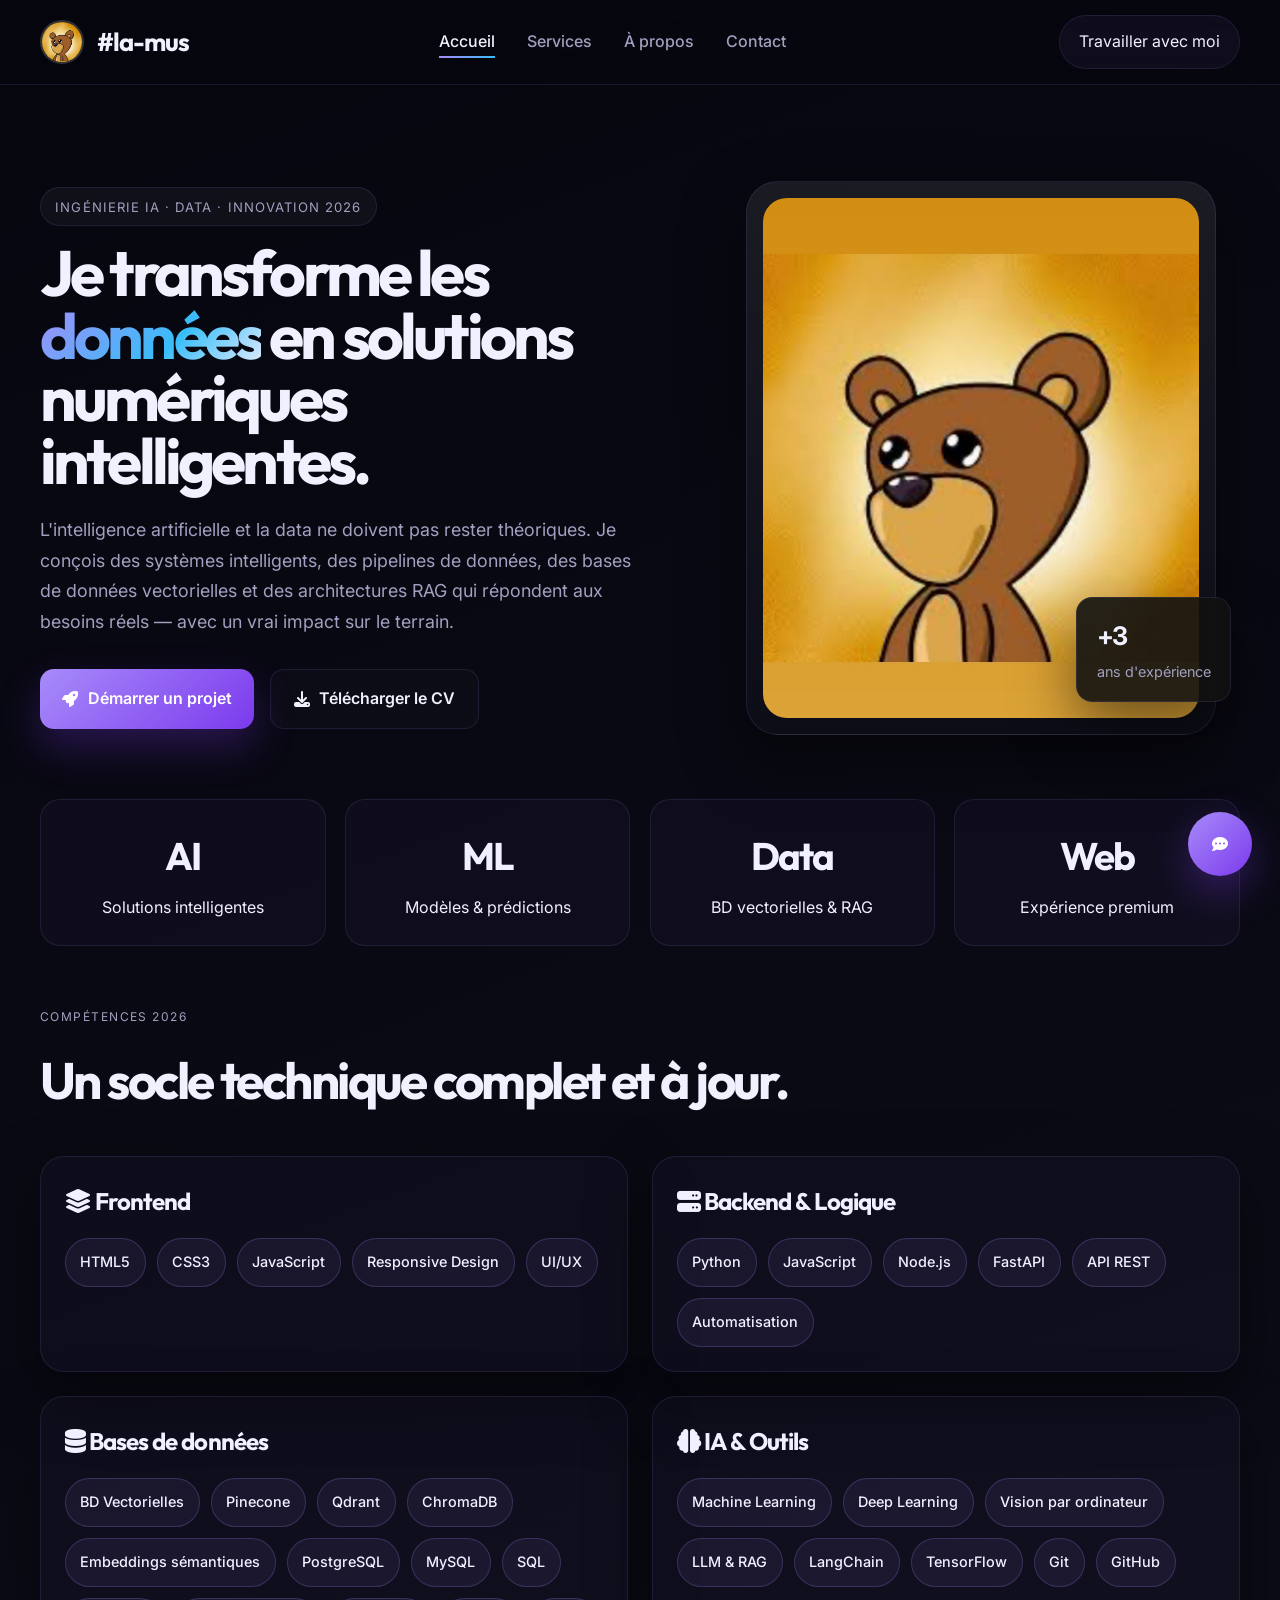
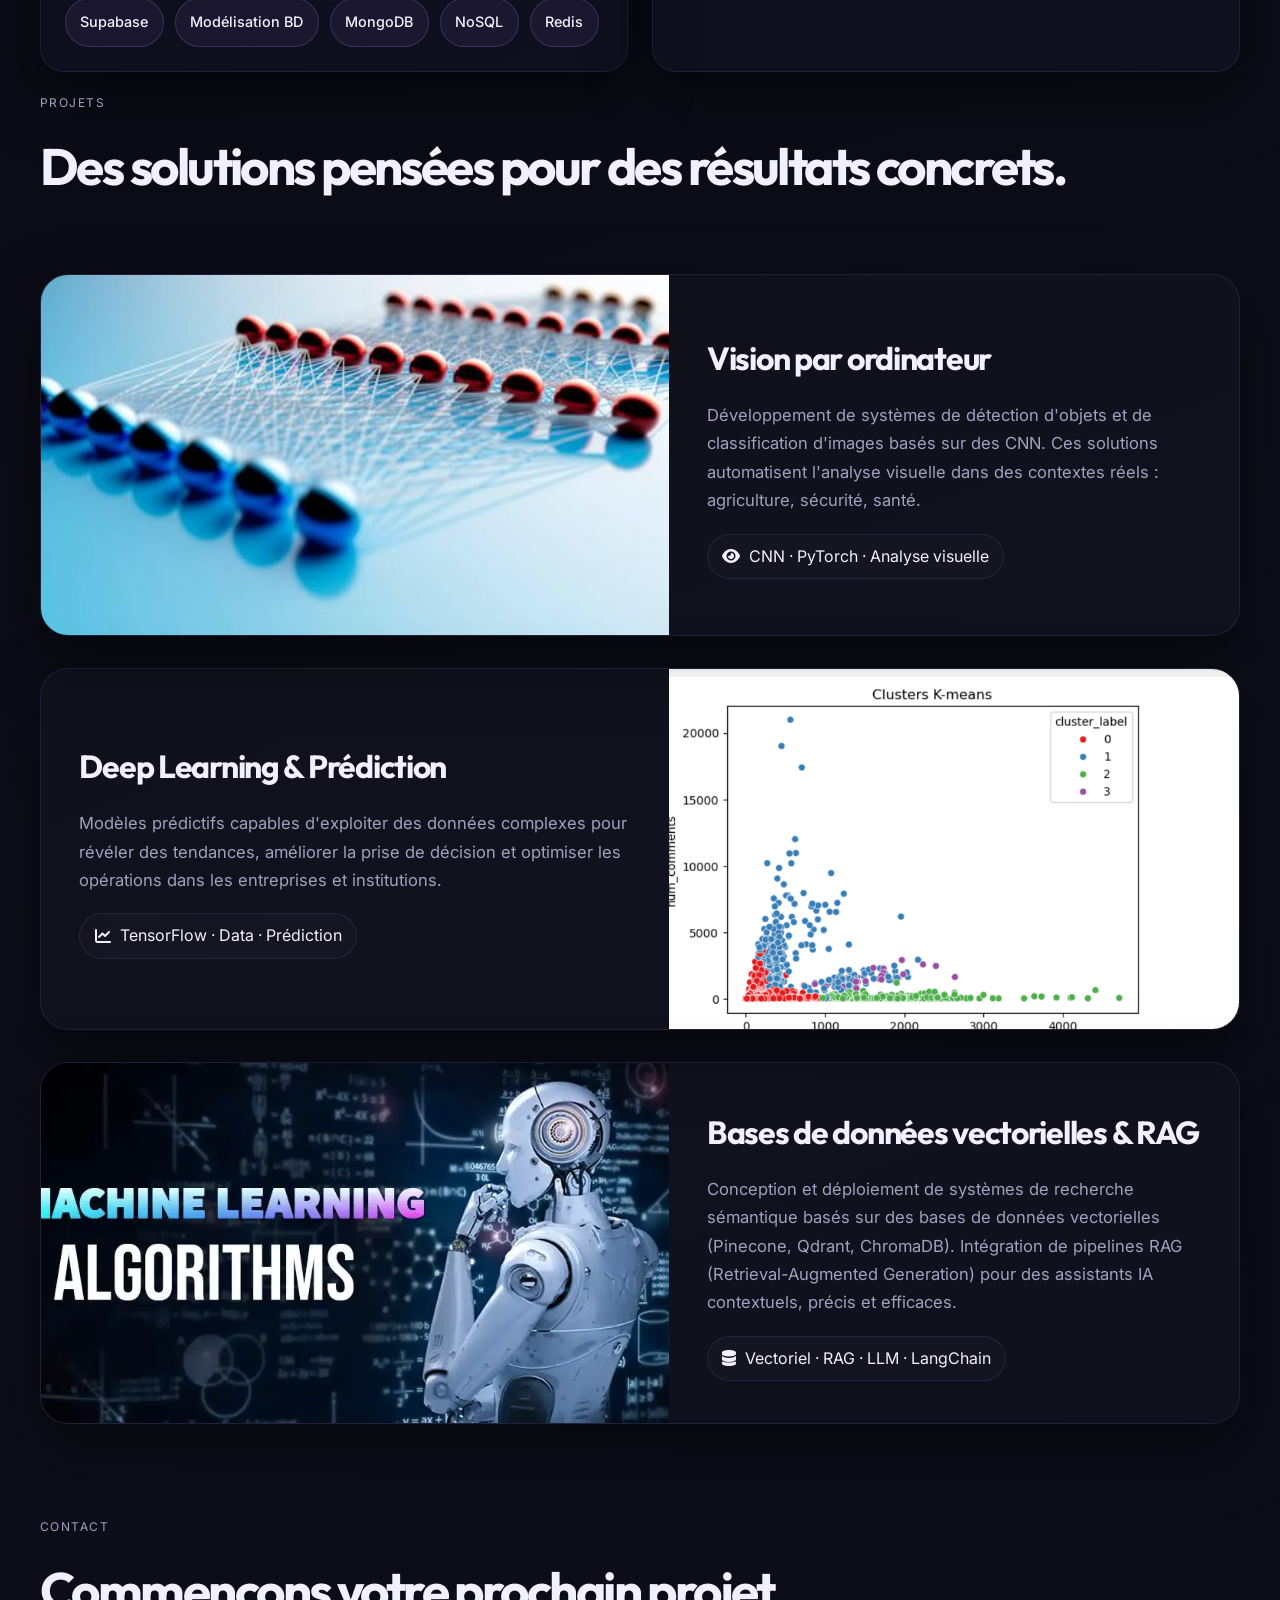
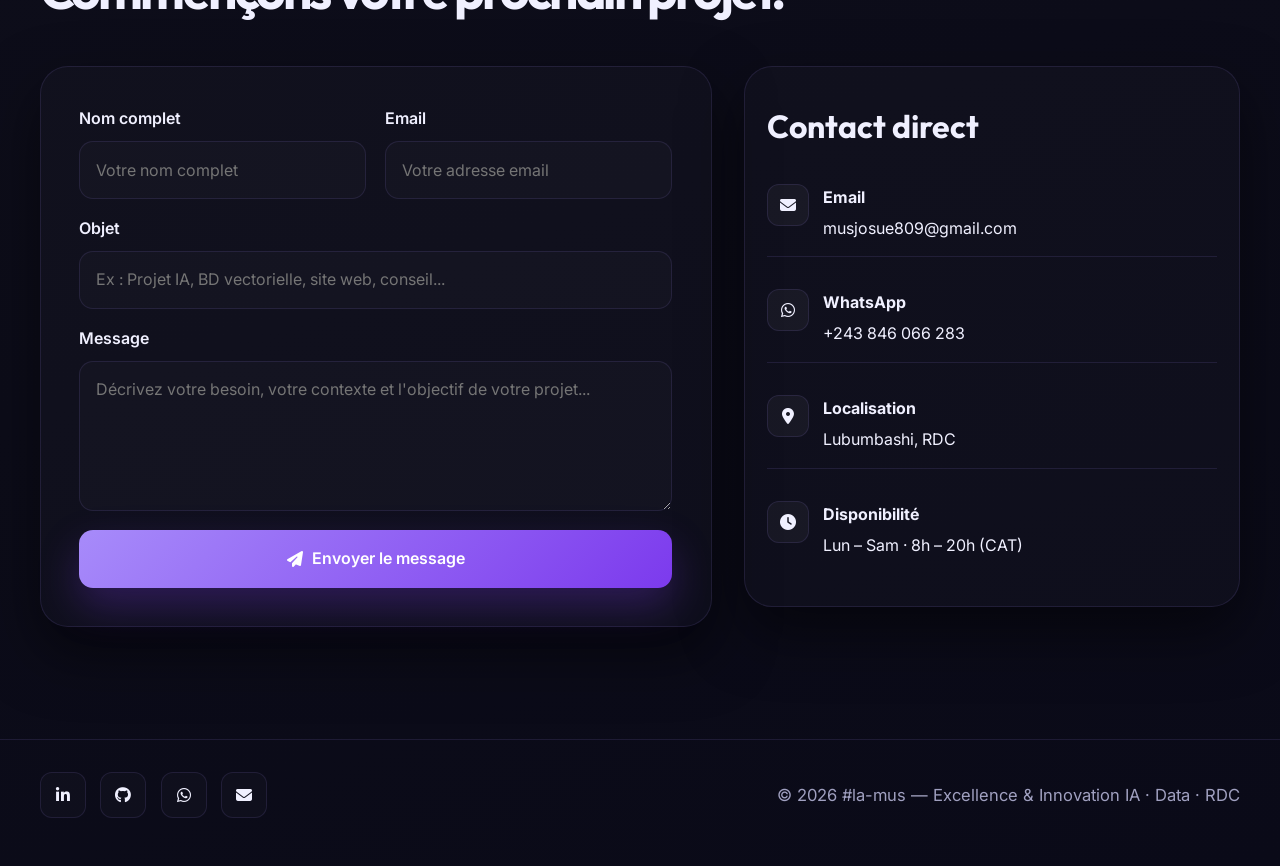
<file: index.html>
<!DOCTYPE html>
<html lang="fr">

<head>
    <meta charset="UTF-8">
    <meta name="viewport" content="width=device-width, initial-scale=1.0">
    <meta name="theme-color" content="#06060f">
    <title>#la-mus | Portfolio IA · Data · Innovation 2026</title>
    <meta name="description" content="Portfolio professionnel de #la-mus — Expert IA, bases de données vectorielles, développement web et innovation numérique en RDC. Lubumbashi 2026.">
    <meta name="author" content="Josué Musombokelwa — #la-mus">
    <meta name="robots" content="index, follow">
    <meta name="google-site-verification" content="4xTAfz65yKbtQWKX4PuRiHeZkzZ3DIE55n8uVuzFXJI">
    <link rel="stylesheet" href="https://cdnjs.cloudflare.com/ajax/libs/font-awesome/6.5.2/css/all.min.css">
    <link rel="stylesheet" href="home.css">
</head>

<body>

    <!-- ═══════════════ HEADER ═══════════════ -->
    <header class="site-header">
        <div class="container">
            <a class="logo" href="home.html" aria-label="Accueil #la-mus">
                <img src="JHCL9368.JPG" alt="#la-mus">
                <span>#la-mus</span>
            </a>

            <nav class="nav" aria-label="Navigation principale">
                <ul id="nav-links">
                    <li><a class="active" href="home.html">Accueil</a></li>
                    <li><a href="services.html">Services</a></li>
                    <li><a href="about.html">À propos</a></li>
                    <li><a href="contact.html">Contact</a></li>
                </ul>
            </nav>

            <a class="nav-cta" href="contact.html">Travailler avec moi</a>

            <div class="burger" id="burger" aria-label="Ouvrir le menu" aria-expanded="false">
                <span></span>
                <span></span>
                <span></span>
            </div>
        </div>
    </header>

    <!-- ═══════════════ MAIN ═══════════════ -->
    <main>

        <!-- HERO -->
        <section class="hero section-shell">
            <div class="hero-copy">
                <span class="eyebrow">Ingénierie IA · Data · Innovation 2026</span>
                <h1 class="hero-title">Je transforme les <span class="gradient">données</span> en solutions numériques intelligentes.</h1>
                <p>
                    L'intelligence artificielle et la data ne doivent pas rester théoriques. Je conçois des systèmes intelligents, des pipelines de données, des bases de données vectorielles et des architectures RAG qui répondent aux besoins réels — avec un vrai impact sur le terrain.
                </p>
                <div class="hero-actions">
                    <a href="#contact" class="btn btn-primary"><i class="fas fa-rocket"></i> Démarrer un projet</a>
                    <a href="cv.pdf" class="btn btn-secondary" download><i class="fas fa-download"></i> Télécharger le CV</a>
                </div>
            </div>

            <div class="hero-visual">
                <div class="hero-image-wrap">
                    <img src="JHCL9368.JPG" alt="Portrait de #la-mus — Josué Musombokelwa">
                    <div class="hero-badge">
                        <strong>+3</strong>
                        <span>ans d'expérience</span>
                    </div>
                </div>
            </div>
        </section>

        <!-- STATISTIQUES -->
        <section class="section-shell" aria-label="Statistiques clés">
            <div class="stats">
                <div class="stat-card">
                    <strong>AI</strong>
                    <span>Solutions intelligentes</span>
                </div>
                <div class="stat-card">
                    <strong>ML</strong>
                    <span>Modèles & prédictions</span>
                </div>
                <div class="stat-card">
                    <strong>Data</strong>
                    <span>BD vectorielles & RAG</span>
                </div>
                <div class="stat-card">
                    <strong>Web</strong>
                    <span>Expérience premium</span>
                </div>
            </div>
        </section>

        <!-- COMPÉTENCES -->
        <section class="section-shell skills-section" aria-labelledby="skills-title">
            <div class="section-header">
                <span>Compétences 2026</span>
                <h2 id="skills-title">Un socle technique complet et à jour.</h2>
            </div>

            <div class="skills-grid">
                <!-- Frontend -->
                <div class="skill-group">
                    <h3><i class="fas fa-layer-group"></i> Frontend</h3>
                    <div class="skill-pills">
                        <span>HTML5</span>
                        <span>CSS3</span>
                        <span>JavaScript</span>
                        <span>Responsive Design</span>
                        <span>UI/UX</span>
                    </div>
                </div>

                <!-- Backend -->
                <div class="skill-group">
                    <h3><i class="fas fa-server"></i> Backend & Logique</h3>
                    <div class="skill-pills">
                        <span>Python</span>
                        <span>JavaScript</span>
                        <span>Node.js</span>
                        <span>FastAPI</span>
                        <span>API REST</span>
                        <span>Automatisation</span>
                    </div>
                </div>

                <!-- Bases de données -->
                <div class="skill-group skill-group--highlight">
                    <h3><i class="fas fa-database"></i> Bases de données</h3>
                    <div class="skill-pills">
                        <span class="pill--accent">BD Vectorielles</span>
                        <span class="pill--accent">Pinecone</span>
                        <span class="pill--accent">Qdrant</span>
                        <span class="pill--accent">ChromaDB</span>
                        <span class="pill--accent">Embeddings sémantiques</span>
                        <span>PostgreSQL</span>
                        <span>MySQL</span>
                        <span>SQL</span>
                        <span>Supabase</span>
                        <span>Modélisation BD</span>
                        <span>MongoDB</span>
                        <span>NoSQL</span>
                        <span>Redis</span>
                    </div>
                </div>

                <!-- IA & Outils -->
                <div class="skill-group">
                    <h3><i class="fas fa-brain"></i> IA & Outils</h3>
                    <div class="skill-pills">
                        <span>Machine Learning</span>
                        <span>Deep Learning</span>
                        <span>Vision par ordinateur</span>
                        <span>LLM & RAG</span>
                        <span>LangChain</span>
                        <span>TensorFlow</span>
                        <span>Git</span>
                        <span>GitHub</span>
                    </div>
                </div>
            </div>
        </section>

        <!-- PROJETS -->
        <section class="section-shell" aria-labelledby="projects-title">
            <div class="section-header">
                <span>Projets</span>
                <h2 id="projects-title">Des solutions pensées pour des résultats concrets.</h2>
            </div>

            <div class="project-list">

                <!-- Projet 1 -->
                <article class="project-card">
                    <div class="project-image">
                        <img src="ai.jpg" alt="Projet vision par ordinateur — #la-mus">
                    </div>
                    <div class="project-copy">
                        <h3>Vision par ordinateur</h3>
                        <p>
                            Développement de systèmes de détection d'objets et de classification d'images basés sur des CNN. Ces solutions automatisent l'analyse visuelle dans des contextes réels : agriculture, sécurité, santé.
                        </p>
                        <div class="project-meta"><i class="fas fa-eye"></i> CNN · PyTorch · Analyse visuelle</div>
                    </div>
                </article>

                <!-- Projet 2 -->
                <article class="project-card">
                    <div class="project-image">
                        <img src="deeplerning.png" alt="Projet Deep Learning et modèles prédictifs — #la-mus">
                    </div>
                    <div class="project-copy">
                        <h3>Deep Learning & Prédiction</h3>
                        <p>
                            Modèles prédictifs capables d'exploiter des données complexes pour révéler des tendances, améliorer la prise de décision et optimiser les opérations dans les entreprises et institutions.
                        </p>
                        <div class="project-meta"><i class="fas fa-chart-line"></i> TensorFlow · Data · Prédiction</div>
                    </div>
                </article>

                <!-- Projet 3 : NOUVEAU 2026 -->
                <article class="project-card">
                    <div class="project-image">
                        <img src="courvertir.jpg" alt="Projet Bases de données vectorielles et RAG — #la-mus">
                    </div>
                    <div class="project-copy">
                        <h3>Bases de données vectorielles & RAG</h3>
                        <p>
                            Conception et déploiement de systèmes de recherche sémantique basés sur des bases de données vectorielles (Pinecone, Qdrant, ChromaDB). Intégration de pipelines RAG (Retrieval-Augmented Generation) pour des assistants IA contextuels, précis et efficaces.
                        </p>
                        <div class="project-meta"><i class="fas fa-database"></i> Vectoriel · RAG · LLM · LangChain</div>
                    </div>
                </article>

            </div>
        </section>

        <!-- CONTACT -->
        <section class="contact-section section-shell" id="contact" aria-labelledby="contact-title">
            <div class="section-header">
                <span>Contact</span>
                <h2 id="contact-title">Commençons votre prochain projet.</h2>
            </div>

            <div class="contact-wrap">
                <div class="contact-form-panel">
                    <form id="contactForm" novalidate>
                        <div class="form-grid">
                            <div class="form-field">
                                <label for="nom">Nom complet</label>
                                <input type="text" id="nom" name="nom" placeholder="Votre nom complet" required autocomplete="name">
                            </div>

                            <div class="form-field">
                                <label for="email">Email</label>
                                <input type="email" id="email" name="email" placeholder="Votre adresse email" required autocomplete="email">
                            </div>

                            <div class="form-field full">
                                <label for="objet">Objet</label>
                                <input type="text" id="objet" name="objet" placeholder="Ex : Projet IA, BD vectorielle, site web, conseil..." required>
                            </div>

                            <div class="form-field full">
                                <label for="message">Message</label>
                                <textarea id="message" name="message" placeholder="Décrivez votre besoin, votre contexte et l'objectif de votre projet..." required></textarea>
                            </div>
                        </div>

                        <button type="submit" id="submitBtn" class="btn btn-primary submit-btn">
                            <i class="fas fa-paper-plane"></i> Envoyer le message
                        </button>
                        <div class="success-message" id="successMsg">
                            <i class="fas fa-check-circle"></i> Votre message a bien été préparé. Cliquez sur « Envoyer » dans votre client email.
                        </div>
                        <div class="error-message" id="errorMsg"></div>
                    </form>
                </div>

                <aside class="contact-info-panel">
                    <h3>Contact direct</h3>
                    <div class="contact-list">
                        <div class="contact-item">
                            <i class="fas fa-envelope"></i>
                            <div>
                                <strong>Email</strong>
                                <span>musjosue809@gmail.com</span>
                            </div>
                        </div>
                        <div class="contact-item">
                            <i class="fab fa-whatsapp"></i>
                            <div>
                                <strong>WhatsApp</strong>
                                <span>+243 846 066 283</span>
                            </div>
                        </div>
                        <div class="contact-item">
                            <i class="fas fa-location-dot"></i>
                            <div>
                                <strong>Localisation</strong>
                                <span>Lubumbashi, RDC</span>
                            </div>
                        </div>
                        <div class="contact-item">
                            <i class="fas fa-clock"></i>
                            <div>
                                <strong>Disponibilité</strong>
                                <span>Lun – Sam · 8h – 20h (CAT)</span>
                            </div>
                        </div>
                    </div>
                </aside>
            </div>
        </section>

    </main>

    <!-- ═══════════════ FOOTER ═══════════════ -->
    <footer>
        <div class="section-shell footer-inner">
            <div class="social-icons" aria-label="Réseaux sociaux">
                <a href="https://www.linkedin.com" target="_blank" rel="noreferrer noopener" aria-label="LinkedIn"><i class="fab fa-linkedin-in"></i></a>
                <a href="https://github.com" target="_blank" rel="noreferrer noopener" aria-label="GitHub"><i class="fab fa-github"></i></a>
                <a href="https://wa.me/+243846066283" target="_blank" rel="noreferrer noopener" aria-label="WhatsApp"><i class="fab fa-whatsapp"></i></a>
                <a href="mailto:musjosue809@gmail.com" aria-label="Email"><i class="fas fa-envelope"></i></a>
            </div>
            <p>&copy; 2026 #la-mus &mdash; Excellence &amp; Innovation IA · Data · RDC</p>
        </div>
    </footer>

    <!-- ═══════════════ SCRIPTS ═══════════════ -->
    <script src="chatbot.js"></script>
    <script>
        // Menu burger
        const burger = document.getElementById('burger');
        const navLinks = document.getElementById('nav-links');

        if (burger && navLinks) {
            burger.addEventListener('click', () => {
                const isOpen = navLinks.classList.toggle('show');
                burger.setAttribute('aria-expanded', String(isOpen));
                burger.classList.toggle('active');
            });

            // Fermer le menu au clic sur un lien
            navLinks.querySelectorAll('a').forEach(link => {
                link.addEventListener('click', () => {
                    navLinks.classList.remove('show');
                    burger.setAttribute('aria-expanded', 'false');
                    burger.classList.remove('active');
                });
            });
        }

        // Formulaire de contact
        const contactForm = document.getElementById('contactForm');
        if (contactForm) {
            const successMsg = document.getElementById('successMsg');
            const errorMsg = document.getElementById('errorMsg');
            const submitBtn = document.getElementById('submitBtn');

            contactForm.addEventListener('submit', function (event) {
                event.preventDefault();

                const nom = document.getElementById('nom').value.trim();
                const email = document.getElementById('email').value.trim();
                const objet = document.getElementById('objet').value.trim();
                const message = document.getElementById('message').value.trim();

                errorMsg.style.display = 'none';
                successMsg.style.display = 'none';

                if (!nom || !email || !objet || !message) {
                    errorMsg.textContent = 'Merci de remplir tous les champs avant d\'envoyer.';
                    errorMsg.style.display = 'block';
                    return;
                }

                const emailPattern = /^[^\s@]+@[^\s@]+\.[^\s@]+$/;
                if (!emailPattern.test(email)) {
                    errorMsg.textContent = 'L\'adresse email saisie n\'est pas valide.';
                    errorMsg.style.display = 'block';
                    return;
                }

                submitBtn.disabled = true;
                submitBtn.innerHTML = '<i class="fas fa-spinner fa-spin"></i> Préparation...';

                const subject = encodeURIComponent(`[Projet] ${objet}`);
                const body = encodeURIComponent(
                    `Nom: ${nom}\nEmail: ${email}\nObjet: ${objet}\n\nMessage:\n${message}`
                );

                window.location.href = `mailto:musjosue809@gmail.com?subject=${subject}&body=${body}`;

                setTimeout(() => {
                    successMsg.style.display = 'block';
                    contactForm.reset();
                    submitBtn.disabled = false;
                    submitBtn.innerHTML = '<i class="fas fa-paper-plane"></i> Envoyer le message';
                }, 800);
            });
        }

        // Animation au scroll (Intersection Observer)
        const observeEls = document.querySelectorAll('.skill-group, .project-card, .stat-card, .service-card');
        if ('IntersectionObserver' in window) {
            const observer = new IntersectionObserver((entries) => {
                entries.forEach(entry => {
                    if (entry.isIntersecting) {
                        entry.target.classList.add('visible');
                        observer.unobserve(entry.target);
                    }
                });
            }, { threshold: 0.1 });
            observeEls.forEach(el => observer.observe(el));
        } else {
            observeEls.forEach(el => el.classList.add('visible'));
        }
    </script>

</body>

</html>
</file>
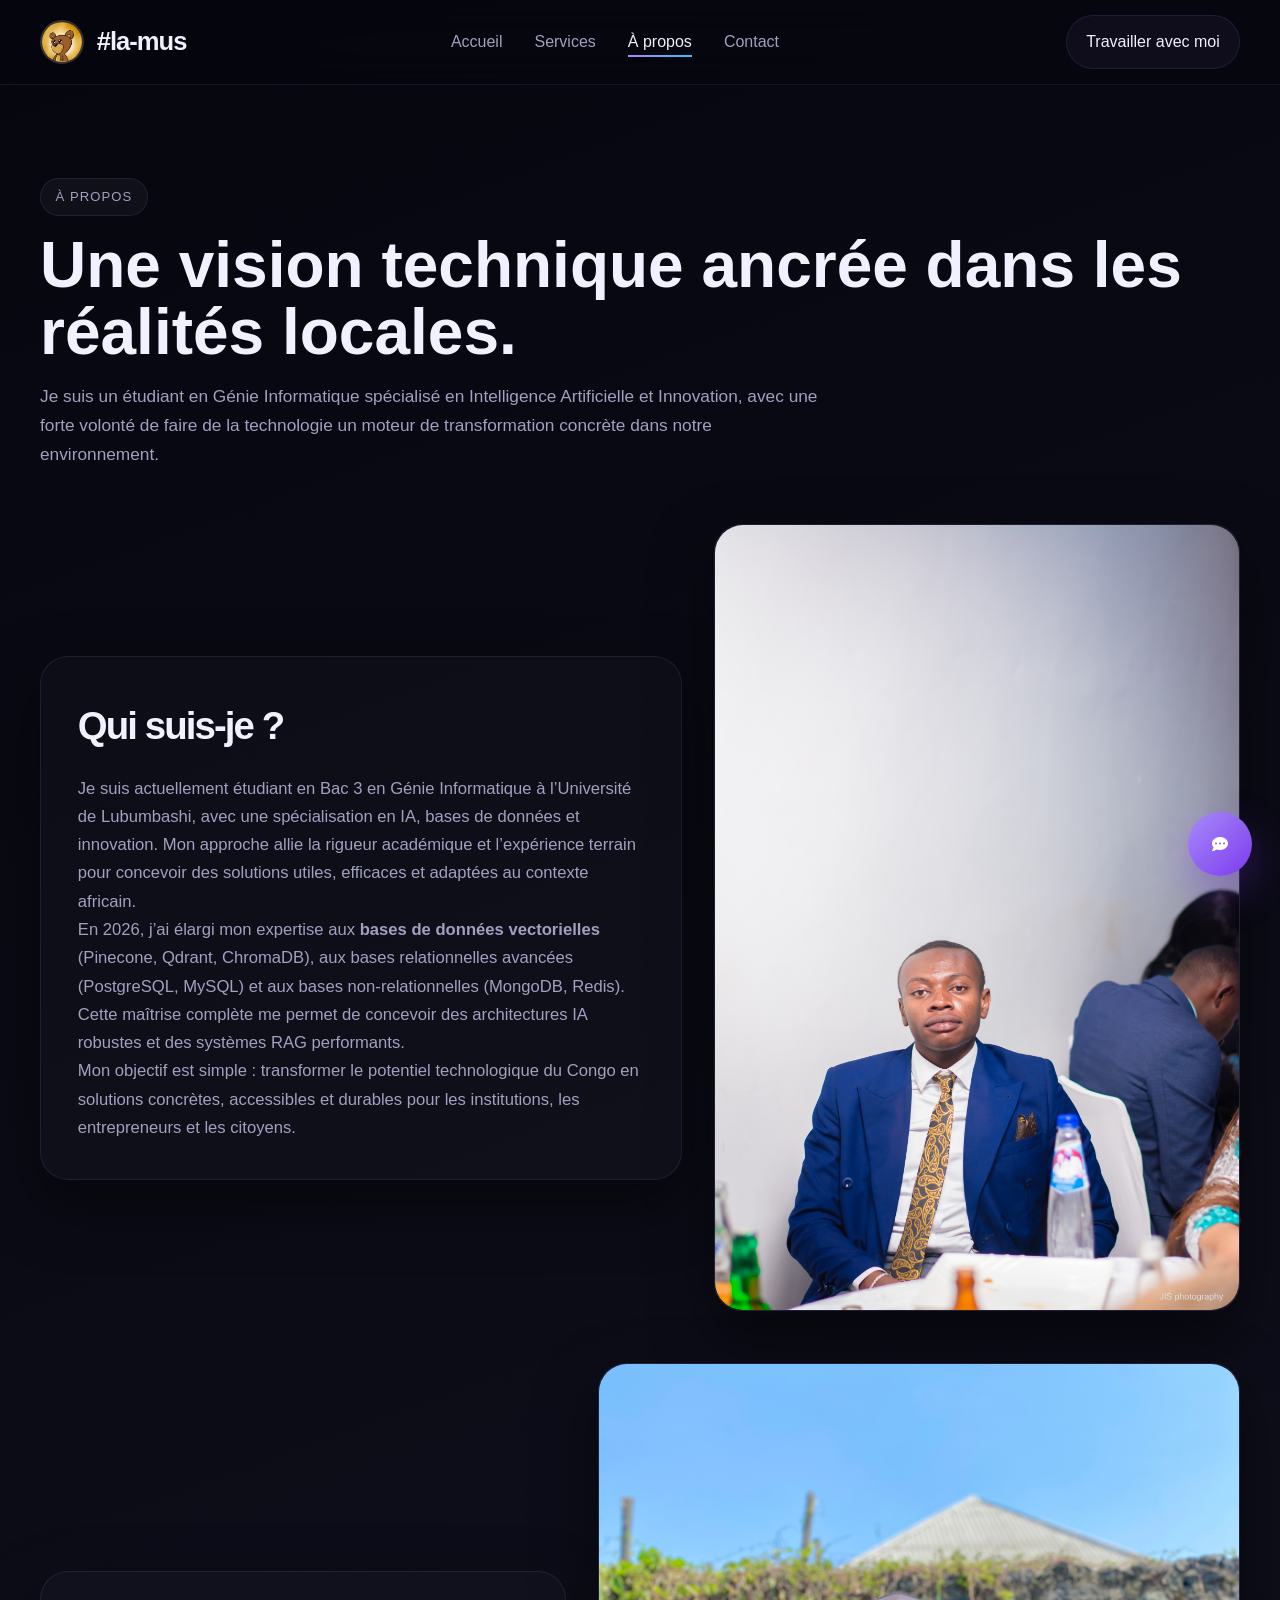
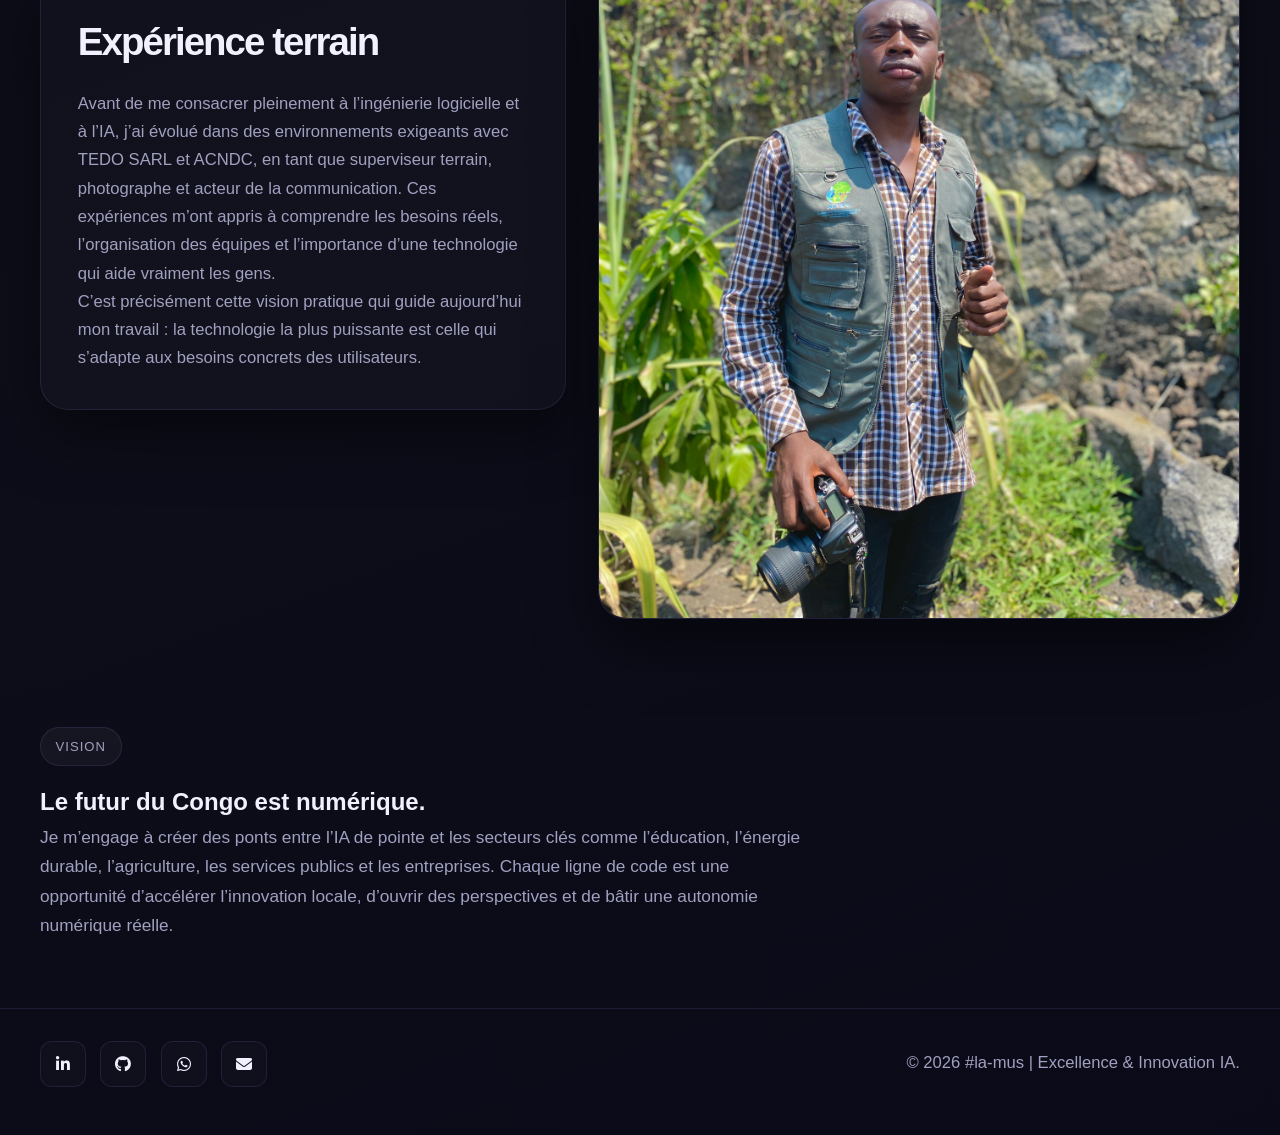
<file: about.html>
<!DOCTYPE html>
<html lang="fr">

<head>
    <meta charset="UTF-8">
    <meta name="viewport" content="width=device-width, initial-scale=1.0">
    <meta name="theme-color" content="#06060f">
    <meta http-equiv="Content-Security-Policy" content="default-src 'self'; img-src 'self' data:; style-src 'self' 'unsafe-inline' https://cdnjs.cloudflare.com https://fonts.googleapis.com; font-src 'self' https://fonts.gstatic.com https://cdnjs.cloudflare.com data:; script-src 'self' 'unsafe-inline'; connect-src 'self'; frame-ancestors 'none'; object-src 'none'; base-uri 'self'; form-action 'self' mailto:;">
    <meta http-equiv="Permissions-Policy" content="geolocation=(), microphone=(), camera=()">
    <meta name="referrer" content="strict-origin-when-cross-origin">
    <title>À propos | #la-mus</title>
    <meta name="description" content="À propos de #la-mus, sa vision, son parcours et son approche de l’IA et de l’innovation technologique.">
    <meta name="robots" content="index, follow">
    <meta name="google-site-verification" content="4xTAfz65yKbtQWKX4PuRiHeZkzZ3DIE55n8uVuzFXJI">
    <link rel="stylesheet" href="https://cdnjs.cloudflare.com/ajax/libs/font-awesome/6.5.2/css/all.min.css">
    <link rel="stylesheet" href="home.css">
</head>

<body>
    <header class="site-header">
        <div class="container">
            <a class="logo" href="home.html" aria-label="Accueil #la-mus">
                <img src="JHCL9368.JPG" alt="#la-mus">
                <span>#la-mus</span>
            </a>

            <nav class="nav" aria-label="Navigation principale">
                <ul id="nav-links">
                    <li><a href="home.html">Accueil</a></li>
                    <li><a href="services.html">Services</a></li>
                    <li><a class="active" href="about.html">À propos</a></li>
                    <li><a href="contact.html">Contact</a></li>
                </ul>
            </nav>

            <a class="nav-cta" href="contact.html">Travailler avec moi</a>

            <div class="burger" id="burger" aria-label="Ouvrir le menu" aria-expanded="false">
                <span></span>
                <span></span>
                <span></span>
            </div>
        </div>
    </header>

    <main class="section-shell">
        <section class="page-intro">
            <span class="eyebrow">À propos</span>
            <h1>Une vision technique ancrée dans les réalités locales.</h1>
            <p>
                Je suis un étudiant en Génie Informatique spécialisé en Intelligence Artificielle et Innovation, avec une forte volonté de faire de la technologie un moteur de transformation concrète dans notre environnement.
            </p>
        </section>

        <section class="about-grid">
            <div class="about-row">
                <div class="about-copy">
                    <h2>Qui suis-je ?</h2>
                    <p>
                        Je suis actuellement étudiant en Bac 3 en Génie Informatique à l’Université de Lubumbashi, avec une spécialisation en IA, bases de données et innovation. Mon approche allie la rigueur académique et l’expérience terrain pour concevoir des solutions utiles, efficaces et adaptées au contexte africain.
                    </p>
                    <p>
                        En 2026, j’ai élargi mon expertise aux <strong>bases de données vectorielles</strong> (Pinecone, Qdrant, ChromaDB), aux bases relationnelles avancées (PostgreSQL, MySQL) et aux bases non-relationnelles (MongoDB, Redis). Cette maîtrise complète me permet de concevoir des architectures IA robustes et des systèmes RAG performants.
                    </p>
                    <p>
                        Mon objectif est simple : transformer le potentiel technologique du Congo en solutions concrètes, accessibles et durables pour les institutions, les entrepreneurs et les citoyens.
                    </p>
                </div>
                <div class="about-card">
                    <img src="professionnel.JPG" alt="Portrait professionnel de #la-mus">
                </div>
            </div>

            <div class="about-row reverse">
                <div class="about-copy">
                    <h3>Expérience terrain</h3>
                    <p>
                        Avant de me consacrer pleinement à l’ingénierie logicielle et à l’IA, j’ai évolué dans des environnements exigeants avec TEDO SARL et ACNDC, en tant que superviseur terrain, photographe et acteur de la communication. Ces expériences m’ont appris à comprendre les besoins réels, l’organisation des équipes et l’importance d’une technologie qui aide vraiment les gens.
                    </p>
                    <p>
                        C’est précisément cette vision pratique qui guide aujourd’hui mon travail : la technologie la plus puissante est celle qui s’adapte aux besoins concrets des utilisateurs.
                    </p>
                </div>
                <div class="about-card">
                    <img src="terrain.JPG" alt="Expérience terrain de #la-mus">
                </div>
            </div>
        </section>

        <section class="page-intro" aria-label="Vision">
            <span class="eyebrow">Vision</span>
            <h2>Le futur du Congo est numérique.</h2>
            <p>
                Je m’engage à créer des ponts entre l’IA de pointe et les secteurs clés comme l’éducation, l’énergie durable, l’agriculture, les services publics et les entreprises. Chaque ligne de code est une opportunité d’accélérer l’innovation locale, d’ouvrir des perspectives et de bâtir une autonomie numérique réelle.
            </p>
        </section>
    </main>

    <footer>
        <div class="section-shell footer-inner">
            <div class="social-icons" aria-label="Réseaux sociaux">
                <a href="https://www.linkedin.com" target="_blank" rel="noreferrer" aria-label="LinkedIn"><i class="fab fa-linkedin-in"></i></a>
                <a href="https://github.com" target="_blank" rel="noreferrer" aria-label="GitHub"><i class="fab fa-github"></i></a>
                <a href="https://wa.me/+243846066283" target="_blank" rel="noreferrer" aria-label="WhatsApp"><i class="fab fa-whatsapp"></i></a>
                <a href="mailto:musjosue809@gmail.com" aria-label="Email"><i class="fas fa-envelope"></i></a>
            </div>
            <p>&copy; 2026 #la-mus | Excellence & Innovation IA.</p>
        </div>
    </footer>

    <script src="chatbot.js"></script>
    <script>
        const burger = document.getElementById('burger');
        const navLinks = document.getElementById('nav-links');

        if (burger && navLinks) {
            burger.addEventListener('click', () => {
                const isOpen = navLinks.classList.toggle('show');
                burger.setAttribute('aria-expanded', String(isOpen));
                burger.classList.toggle('active');
            });
        }
    </script>
</body>

</html>
</file>
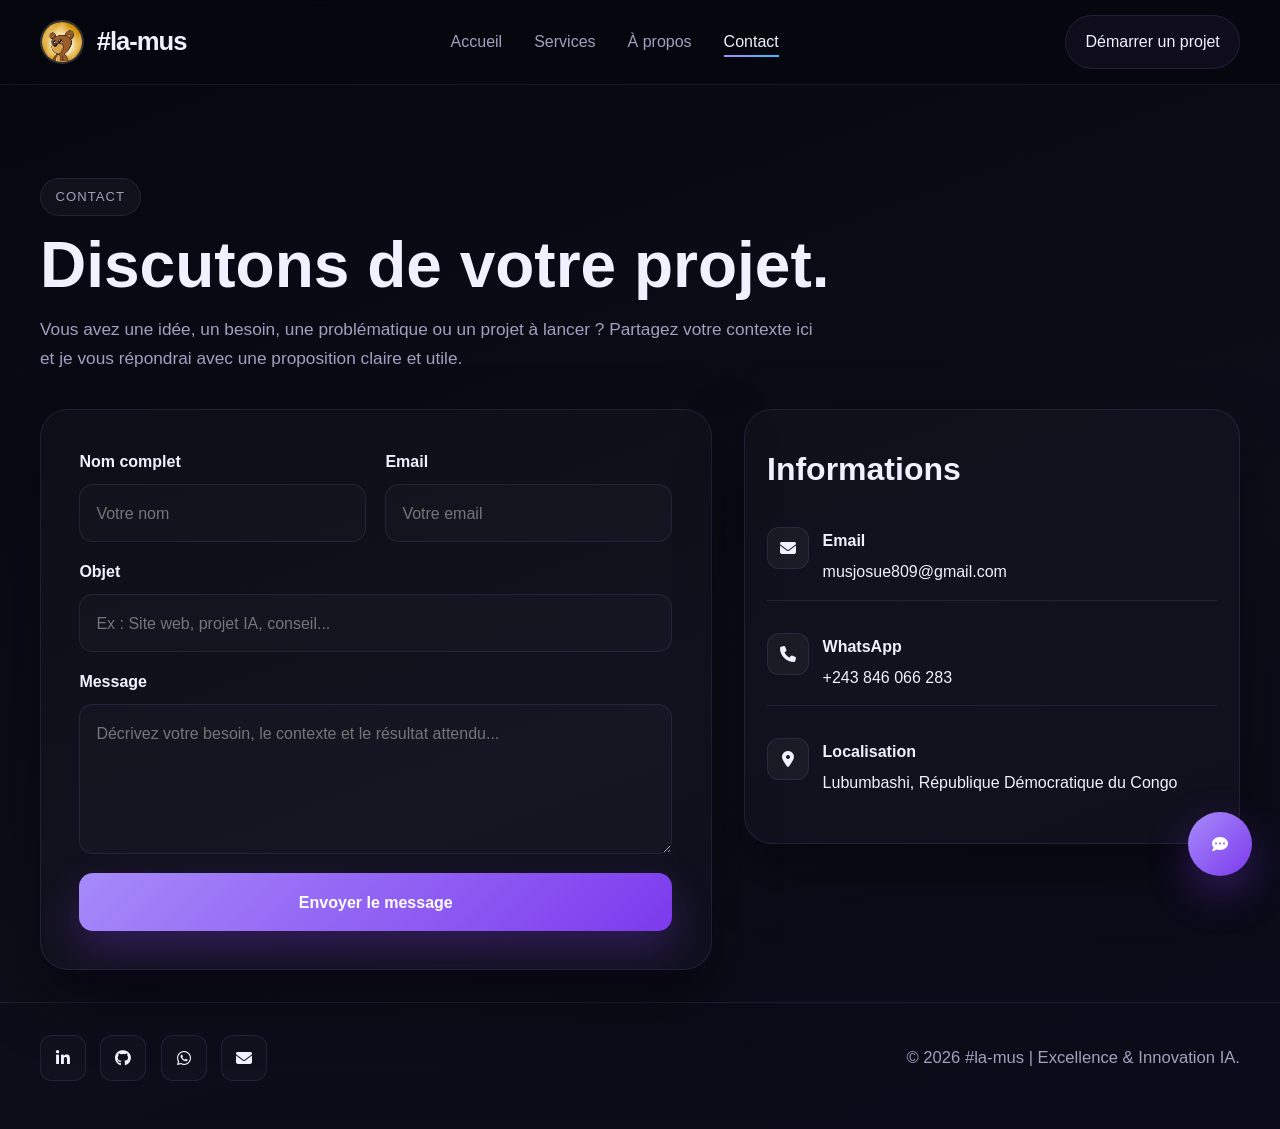
<file: contact.html>
<!DOCTYPE html>
<html lang="fr">

<head>
    <meta charset="UTF-8">
    <meta name="viewport" content="width=device-width, initial-scale=1.0">
    <meta name="theme-color" content="#06060f">
    <meta http-equiv="Content-Security-Policy" content="default-src 'self'; img-src 'self' data:; style-src 'self' 'unsafe-inline' https://cdnjs.cloudflare.com https://fonts.googleapis.com; font-src 'self' https://fonts.gstatic.com https://cdnjs.cloudflare.com data:; script-src 'self' 'unsafe-inline'; connect-src 'self'; frame-ancestors 'none'; object-src 'none'; base-uri 'self'; form-action 'self' mailto:;">
    <meta http-equiv="Permissions-Policy" content="geolocation=(), microphone=(), camera=()">
    <meta name="referrer" content="strict-origin-when-cross-origin">
    <title>Contact | #la-mus</title>
    <meta name="description" content="Contactez #la-mus pour un projet IA, un site web, un conseil numérique ou une collaboration.">
    <meta name="robots" content="index, follow">
    <meta name="google-site-verification" content="4xTAfz65yKbtQWKX4PuRiHeZkzZ3DIE55n8uVuzFXJI">
    <link rel="stylesheet" href="https://cdnjs.cloudflare.com/ajax/libs/font-awesome/6.5.2/css/all.min.css">
    <link rel="stylesheet" href="home.css">
</head>

<body>
    <header class="site-header">
        <div class="container">
            <a class="logo" href="home.html" aria-label="Accueil #la-mus">
                <img src="JHCL9368.JPG" alt="#la-mus">
                <span>#la-mus</span>
            </a>

            <nav class="nav" aria-label="Navigation principale">
                <ul id="nav-links">
                    <li><a href="home.html">Accueil</a></li>
                    <li><a href="services.html">Services</a></li>
                    <li><a href="about.html">À propos</a></li>
                    <li><a class="active" href="contact.html">Contact</a></li>
                </ul>
            </nav>

            <a class="nav-cta" href="home.html#contact">Démarrer un projet</a>

            <div class="burger" id="burger" aria-label="Ouvrir le menu" aria-expanded="false">
                <span></span>
                <span></span>
                <span></span>
            </div>
        </div>
    </header>

    <main class="section-shell">
        <section class="page-intro">
            <span class="eyebrow">Contact</span>
            <h1>Discutons de votre projet.</h1>
            <p>
                Vous avez une idée, un besoin, une problématique ou un projet à lancer ? Partagez votre contexte ici et je vous répondrai avec une proposition claire et utile.
            </p>
        </section>

        <section class="contact-wrap" aria-label="Formulaire de contact">
            <div class="contact-form-panel">
                <form id="contactForm" novalidate>
                    <div class="form-grid">
                        <div class="form-field">
                            <label for="nom">Nom complet</label>
                            <input type="text" id="nom" name="nom" placeholder="Votre nom" required>
                        </div>

                        <div class="form-field">
                            <label for="email">Email</label>
                            <input type="email" id="email" name="email" placeholder="Votre email" required>
                        </div>

                        <div class="form-field full">
                            <label for="objet">Objet</label>
                            <input type="text" id="objet" name="objet" placeholder="Ex : Site web, projet IA, conseil..." required>
                        </div>

                        <div class="form-field full">
                            <label for="message">Message</label>
                            <textarea id="message" name="message" placeholder="Décrivez votre besoin, le contexte et le résultat attendu..." required></textarea>
                        </div>
                    </div>

                    <button type="submit" id="submitBtn" class="btn btn-primary submit-btn">Envoyer le message</button>
                    <div class="success-message" id="successMsg">Votre message a bien été préparé. Vous pouvez maintenant l’envoyer par email.</div>
                    <div class="error-message" id="errorMsg"></div>
                </form>
            </div>

            <aside class="contact-info-panel">
                <h3>Informations</h3>
                <div class="contact-list">
                    <div class="contact-item">
                        <i class="fas fa-envelope"></i>
                        <div>
                            <strong>Email</strong>
                            <span>musjosue809@gmail.com</span>
                        </div>
                    </div>
                    <div class="contact-item">
                        <i class="fas fa-phone"></i>
                        <div>
                            <strong>WhatsApp</strong>
                            <span>+243 846 066 283</span>
                        </div>
                    </div>
                    <div class="contact-item">
                        <i class="fas fa-location-dot"></i>
                        <div>
                            <strong>Localisation</strong>
                            <span>Lubumbashi, République Démocratique du Congo</span>
                        </div>
                    </div>
                </div>
            </aside>
        </section>
    </main>

    <footer>
        <div class="section-shell footer-inner">
            <div class="social-icons" aria-label="Réseaux sociaux">
                <a href="https://www.linkedin.com" target="_blank" rel="noreferrer" aria-label="LinkedIn"><i class="fab fa-linkedin-in"></i></a>
                <a href="https://github.com" target="_blank" rel="noreferrer" aria-label="GitHub"><i class="fab fa-github"></i></a>
                <a href="https://wa.me/+243846066283" target="_blank" rel="noreferrer" aria-label="WhatsApp"><i class="fab fa-whatsapp"></i></a>
                <a href="mailto:musjosue809@gmail.com" aria-label="Email"><i class="fas fa-envelope"></i></a>
            </div>
            <p>&copy; 2026 #la-mus | Excellence & Innovation IA.</p>
        </div>
    </footer>

    <script src="chatbot.js"></script>
    <script>
        const burger = document.getElementById('burger');
        const navLinks = document.getElementById('nav-links');

        if (burger && navLinks) {
            burger.addEventListener('click', () => {
                const isOpen = navLinks.classList.toggle('show');
                burger.setAttribute('aria-expanded', String(isOpen));
            });
        }

        const contactForm = document.getElementById('contactForm');
        if (contactForm) {
            const successMsg = document.getElementById('successMsg');
            const errorMsg = document.getElementById('errorMsg');
            const submitBtn = document.getElementById('submitBtn');

            contactForm.addEventListener('submit', function (event) {
                event.preventDefault();

                const nom = document.getElementById('nom').value.trim();
                const email = document.getElementById('email').value.trim();
                const objet = document.getElementById('objet').value.trim();
                const message = document.getElementById('message').value.trim();

                if (!nom || !email || !objet || !message) {
                    errorMsg.textContent = 'Merci de remplir tous les champs avant d’envoyer votre message.';
                    errorMsg.style.display = 'block';
                    successMsg.style.display = 'none';
                    return;
                }

                const emailPattern = /^[^\s@]+@[^\s@]+\.[^\s@]+$/;
                if (!emailPattern.test(email)) {
                    errorMsg.textContent = 'L’adresse email saisie n’est pas valide.';
                    errorMsg.style.display = 'block';
                    successMsg.style.display = 'none';
                    return;
                }

                submitBtn.disabled = true;
                submitBtn.textContent = 'Envoi...';
                errorMsg.style.display = 'none';

                const subject = encodeURIComponent(`[Projet] ${objet}`);
                const body = encodeURIComponent(`Nom: ${nom}\nEmail: ${email}\nObjet: ${objet}\n\nMessage:\n${message}`);

                window.location.href = `mailto:musjosue809@gmail.com?subject=${subject}&body=${body}`;

                successMsg.style.display = 'block';
                contactForm.reset();
                submitBtn.disabled = false;
                submitBtn.textContent = 'Envoyer le message';
            });
        }
    </script>
</body>

</html>
</file>
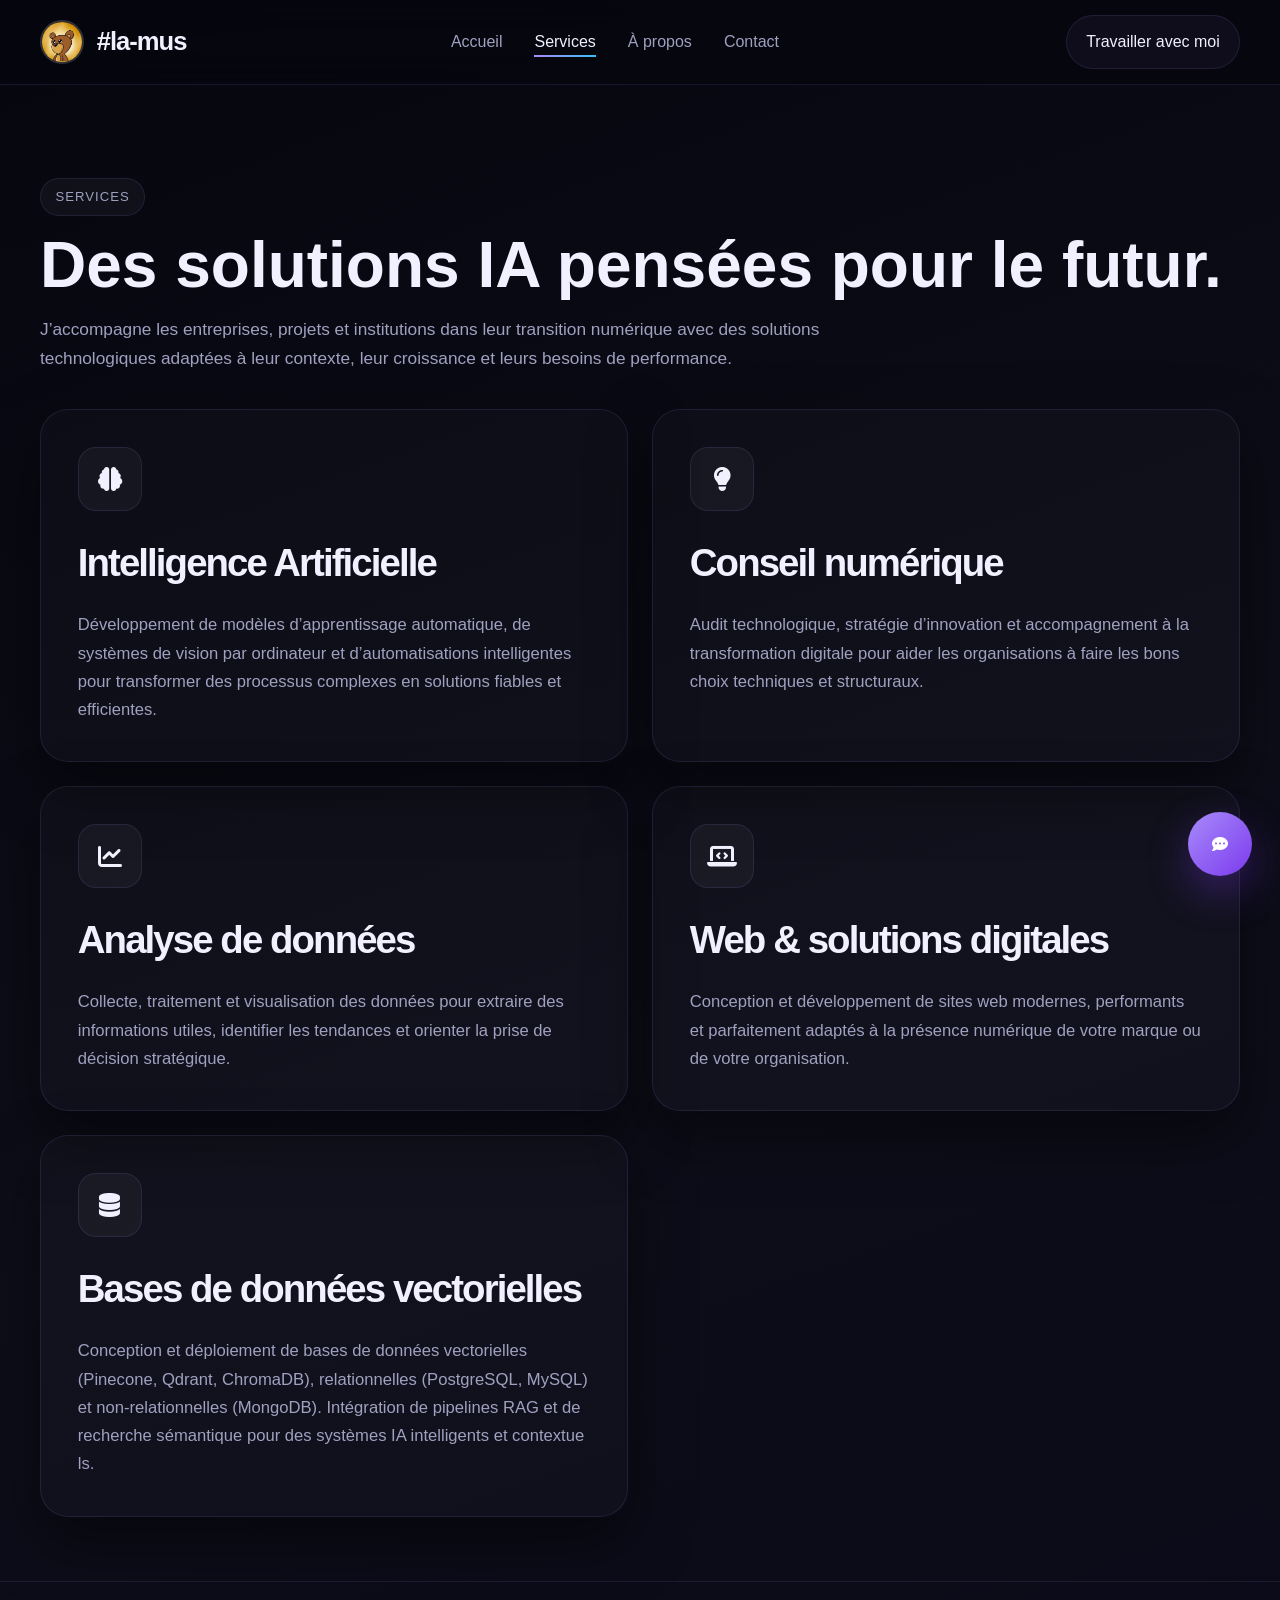
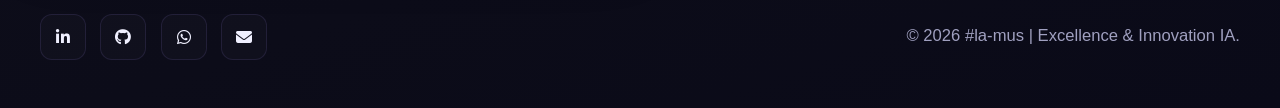
<file: services.html>
<!DOCTYPE html>
<html lang="fr">

<head>
    <meta charset="UTF-8">
    <meta name="viewport" content="width=device-width, initial-scale=1.0">
    <meta name="theme-color" content="#06060f">
    <meta http-equiv="Content-Security-Policy" content="default-src 'self'; img-src 'self' data:; style-src 'self' 'unsafe-inline' https://cdnjs.cloudflare.com https://fonts.googleapis.com; font-src 'self' https://fonts.gstatic.com https://cdnjs.cloudflare.com data:; script-src 'self' 'unsafe-inline'; connect-src 'self'; frame-ancestors 'none'; object-src 'none'; base-uri 'self'; form-action 'self' mailto:;">
    <meta http-equiv="Permissions-Policy" content="geolocation=(), microphone=(), camera=()">
    <meta name="referrer" content="strict-origin-when-cross-origin">
    <title>Services | #la-mus</title>
    <meta name="description" content="Services IA, conseil numérique, analyse de données et développement web proposés par #la-mus.">
    <meta name="robots" content="index, follow">
    <meta name="google-site-verification" content="4xTAfz65yKbtQWKX4PuRiHeZkzZ3DIE55n8uVuzFXJI">
    <link rel="stylesheet" href="https://cdnjs.cloudflare.com/ajax/libs/font-awesome/6.5.2/css/all.min.css">
    <link rel="stylesheet" href="home.css">
</head>

<body>
    <header class="site-header">
        <div class="container">
            <a class="logo" href="home.html" aria-label="Accueil #la-mus">
                <img src="JHCL9368.JPG" alt="#la-mus">
                <span>#la-mus</span>
            </a>

            <nav class="nav" aria-label="Navigation principale">
                <ul id="nav-links">
                    <li><a href="home.html">Accueil</a></li>
                    <li><a class="active" href="services.html">Services</a></li>
                    <li><a href="about.html">À propos</a></li>
                    <li><a href="contact.html">Contact</a></li>
                </ul>
            </nav>

            <a class="nav-cta" href="contact.html">Travailler avec moi</a>

            <div class="burger" id="burger" aria-label="Ouvrir le menu" aria-expanded="false">
                <span></span>
                <span></span>
                <span></span>
            </div>
        </div>
    </header>

    <main class="section-shell">
        <section class="page-intro">
            <span class="eyebrow">Services</span>
            <h1>Des solutions IA pensées pour le futur.</h1>
            <p>
                J’accompagne les entreprises, projets et institutions dans leur transition numérique avec des solutions technologiques adaptées à leur contexte, leur croissance et leurs besoins de performance.
            </p>
        </section>

        <section class="service-grid" aria-label="Nos services">
            <article class="service-card">
                <div class="service-icon"><i class="fas fa-brain"></i></div>
                <h3>Intelligence Artificielle</h3>
                <p>
                    Développement de modèles d’apprentissage automatique, de systèmes de vision par ordinateur et d’automatisations intelligentes pour transformer des processus complexes en solutions fiables et efficientes.
                </p>
            </article>

            <article class="service-card">
                <div class="service-icon"><i class="fas fa-lightbulb"></i></div>
                <h3>Conseil numérique</h3>
                <p>
                    Audit technologique, stratégie d’innovation et accompagnement à la transformation digitale pour aider les organisations à faire les bons choix techniques et structuraux.
                </p>
            </article>

            <article class="service-card">
                <div class="service-icon"><i class="fas fa-chart-line"></i></div>
                <h3>Analyse de données</h3>
                <p>
                    Collecte, traitement et visualisation des données pour extraire des informations utiles, identifier les tendances et orienter la prise de décision stratégique.
                </p>
            </article>

            <article class="service-card">
                <div class="service-icon"><i class="fas fa-laptop-code"></i></div>
                <h3>Web & solutions digitales</h3>
                <p>
                    Conception et développement de sites web modernes, performants et parfaitement adaptés à la présence numérique de votre marque ou de votre organisation.
                </p>
            </article>

            <article class="service-card">
                <div class="service-icon"><i class="fas fa-database"></i></div>
                <h3>Bases de données vectorielles</h3>
                <p>
                    Conception et déploiement de bases de données vectorielles (Pinecone, Qdrant, ChromaDB), relationnelles (PostgreSQL, MySQL) et non-relationnelles (MongoDB). Intégration de pipelines RAG et de recherche sémantique pour des systèmes IA intelligents et contextue ls.
                </p>
            </article>
        </section>
    </main>

    <footer>
        <div class="section-shell footer-inner">
            <div class="social-icons" aria-label="Réseaux sociaux">
                <a href="https://www.linkedin.com" target="_blank" rel="noreferrer" aria-label="LinkedIn"><i class="fab fa-linkedin-in"></i></a>
                <a href="https://github.com" target="_blank" rel="noreferrer" aria-label="GitHub"><i class="fab fa-github"></i></a>
                <a href="https://wa.me/+243846066283" target="_blank" rel="noreferrer" aria-label="WhatsApp"><i class="fab fa-whatsapp"></i></a>
                <a href="mailto:musjosue809@gmail.com" aria-label="Email"><i class="fas fa-envelope"></i></a>
            </div>
            <p>&copy; 2026 #la-mus | Excellence & Innovation IA.</p>
        </div>
    </footer>

    <script src="chatbot.js"></script>
    <script>
        const burger = document.getElementById('burger');
        const navLinks = document.getElementById('nav-links');

        if (burger && navLinks) {
            burger.addEventListener('click', () => {
                const isOpen = navLinks.classList.toggle('show');
                burger.setAttribute('aria-expanded', String(isOpen));
                burger.classList.toggle('active');
            });
        }
    </script>
</body>

</html>
</file>
<file: home.css>
@import url('https://fonts.googleapis.com/css2?family=Inter:wght@400;500;600;700;800&family=Outfit:wght@500;600;700;800&display=swap');

:root {
    --primary: #f0f0ff;
    --primary-soft: #c7c7f5;
    --accent: #a78bfa;
    --accent-strong: #7c3aed;
    --accent-alt: #38bdf8;
    --accent-glow: rgba(167, 139, 250, 0.22);
    --bg-dark: #06060f;
    --bg-panel: #0e0e1a;
    --bg-card: #13131f;
    --bg-soft: #1a1a2e;
    --text-main: #f0f0ff;
    --text-muted: #a0a0c0;
    --border: rgba(167, 139, 250, 0.12);
    --border-soft: rgba(255, 255, 255, 0.06);
    --shadow: 0 25px 60px rgba(0, 0, 0, 0.5);
    --shadow-accent: 0 20px 50px rgba(124, 58, 237, 0.18);
    --radius: 24px;
    --transition: all 0.35s ease;
}

* {
    margin: 0;
    padding: 0;
    box-sizing: border-box;
}

html {
    scroll-behavior: smooth;
}

body {
    font-family: 'Inter', sans-serif;
    background: linear-gradient(160deg, #06060f 0%, #0e0e1a 60%, #0a0a18 100%);
    color: var(--text-main);
    line-height: 1.7;
    overflow-x: hidden;
}

img {
    max-width: 100%;
    display: block;
}

a {
    text-decoration: none;
    color: inherit;
    transition: var(--transition);
}

p {
    color: var(--text-muted);
    font-size: 1.04rem;
}

button,
input,
textarea {
    font: inherit;
}

.container,
.section-shell {
    width: min(1200px, calc(100% - 2rem));
    margin: 0 auto;
}

.site-header {
    position: sticky;
    top: 0;
    z-index: 1000;
    background: rgba(6, 6, 15, 0.85);
    backdrop-filter: blur(20px);
    -webkit-backdrop-filter: blur(20px);
    border-bottom: 1px solid var(--border);
}

.site-header .container {
    display: flex;
    align-items: center;
    justify-content: space-between;
    min-height: 84px;
}

.logo {
    display: flex;
    align-items: center;
    gap: 0.8rem;
    font-family: 'Outfit', sans-serif;
    font-weight: 700;
    letter-spacing: -0.04em;
    font-size: 1.6rem;
}

.logo img {
    width: 44px;
    height: 44px;
    border-radius: 50%;
    object-fit: cover;
    border: 2px solid rgba(255, 255, 255, 0.18);
}

.nav ul {
    list-style: none;
    display: flex;
    align-items: center;
    gap: 2rem;
}

.nav a {
    color: var(--text-muted);
    font-weight: 500;
    position: relative;
}

.nav a::after {
    content: '';
    position: absolute;
    left: 0;
    bottom: -0.4rem;
    width: 0;
    height: 2px;
    background: linear-gradient(90deg, var(--accent), var(--accent-alt));
    transition: var(--transition);
}

.nav a:hover,
.nav a.active {
    color: var(--text-main);
}

.nav a:hover::after,
.nav a.active::after {
    width: 100%;
}

.nav-cta {
    margin-left: 1.4rem;
    display: inline-flex;
    align-items: center;
    justify-content: center;
    padding: 0.8rem 1.2rem;
    border-radius: 999px;
    border: 1px solid var(--border);
    color: var(--text-main);
    background: rgba(167, 139, 250, 0.06);
    transition: var(--transition);
}

.nav-cta:hover {
    border-color: var(--accent);
    background: rgba(167, 139, 250, 0.12);
    transform: translateY(-1px);
}

.burger {
    display: none;
    width: 48px;
    height: 48px;
    border: 1px solid var(--border);
    border-radius: 12px;
    background: rgba(255, 255, 255, 0.02);
    align-items: center;
    justify-content: center;
    flex-direction: column;
    gap: 6px;
    cursor: pointer;
}

.burger span {
    display: block;
    width: 22px;
    height: 2px;
    background: var(--text-main);
    border-radius: 999px;
    transition: var(--transition);
}

main {
    padding-top: 2rem;
}

.hero {
    display: grid;
    grid-template-columns: 1.1fr 0.9fr;
    align-items: center;
    gap: 3rem;
    min-height: 72vh;
    padding: 4rem 0 2rem;
}

.hero-copy {
    max-width: 660px;
}

.eyebrow {
    display: inline-block;
    margin-bottom: 1rem;
    padding: 0.45rem 0.9rem;
    border-radius: 999px;
    background: rgba(255, 255, 255, 0.04);
    border: 1px solid var(--border);
    color: var(--text-muted);
    font-size: 0.82rem;
    letter-spacing: 0.08em;
    text-transform: uppercase;
}

.hero-title {
    font-family: 'Outfit', sans-serif;
    font-size: clamp(2.7rem, 5vw, 5rem);
    line-height: 0.98;
    letter-spacing: -0.06em;
    margin-bottom: 1.4rem;
}

.hero-title .gradient {
    background: linear-gradient(135deg, #a78bfa 0%, #38bdf8 60%, #f0f0ff 100%);
    -webkit-background-clip: text;
    background-clip: text;
    color: transparent;
}

.hero-copy p {
    font-size: 1.12rem;
    max-width: 600px;
    margin-bottom: 2rem;
}

.hero-actions {
    display: flex;
    flex-wrap: wrap;
    gap: 1rem;
}

.btn {
    display: inline-flex;
    align-items: center;
    justify-content: center;
    gap: 0.6rem;
    min-height: 52px;
    padding: 0.95rem 1.4rem;
    border-radius: 14px;
    font-weight: 600;
    transition: var(--transition);
}

.btn-primary {
    background: linear-gradient(135deg, var(--accent) 0%, var(--accent-strong) 100%);
    color: #fff;
    box-shadow: 0 18px 40px rgba(124, 58, 237, 0.28);
}

.btn-primary:hover {
    transform: translateY(-2px);
    box-shadow: 0 22px 50px rgba(124, 58, 237, 0.38);
}

.btn-secondary {
    border: 1px solid var(--border);
    background: rgba(255, 255, 255, 0.02);
    color: var(--text-main);
}

.btn-secondary:hover {
    border-color: rgba(255, 255, 255, 0.25);
    transform: translateY(-2px);
}

.hero-visual {
    position: relative;
    display: flex;
    justify-content: center;
    align-items: center;
}

.hero-image-wrap {
    position: relative;
    width: min(100%, 470px);
    padding: 1rem;
    border-radius: 32px;
    background: linear-gradient(180deg, rgba(255, 255, 255, 0.08), rgba(255, 255, 255, 0.02));
    border: 1px solid var(--border);
    box-shadow: var(--shadow);
}

.hero-image-wrap img {
    width: 100%;
    height: 520px;
    object-fit: cover;
    border-radius: 24px;
}

.hero-badge {
    position: absolute;
    right: -1rem;
    bottom: 2rem;
    padding: 1rem 1.2rem;
    background: rgba(17, 17, 17, 0.9);
    border: 1px solid var(--border);
    border-radius: 16px;
    box-shadow: var(--shadow);
}

.hero-badge strong {
    display: block;
    font-size: 1.6rem;
    letter-spacing: -0.05em;
}

.hero-badge span {
    color: var(--text-muted);
    font-size: 0.9rem;
}

.stats {
    display: grid;
    grid-template-columns: repeat(4, minmax(0, 1fr));
    gap: 1.2rem;
    padding: 2rem 0 1rem;
}

.stat-card {
    background: rgba(167, 139, 250, 0.04);
    border: 1px solid var(--border);
    border-radius: 20px;
    padding: 1.5rem 1.2rem;
    text-align: center;
    transition: var(--transition);
}

.stat-card:hover {
    border-color: var(--accent);
    background: rgba(167, 139, 250, 0.08);
    transform: translateY(-3px);
}

.stat-card strong {
    display: block;
    font-family: 'Outfit', sans-serif;
    font-size: clamp(1.8rem, 3vw, 2.5rem);
    letter-spacing: -0.05em;
    margin-bottom: 0.3rem;
}

.section-header {
    margin-bottom: 2rem;
}

.section-header span {
    display: inline-block;
    color: var(--text-muted);
    margin-bottom: 0.6rem;
    letter-spacing: 0.12em;
    text-transform: uppercase;
    font-size: 0.75rem;
}

.section-header h2 {
    font-family: 'Outfit', sans-serif;
    font-size: clamp(2.3rem, 4vw, 3.2rem);
    letter-spacing: -0.05em;
    margin-bottom: 0.75rem;
}

.skills-section {
    padding: 2.5rem 0 1rem;
}

.skills-grid {
    display: grid;
    grid-template-columns: repeat(2, minmax(0, 1fr));
    gap: 1.5rem;
    margin-top: 1rem;
}

.skill-group {
    background: rgba(167, 139, 250, 0.03);
    border: 1px solid var(--border);
    border-radius: 24px;
    padding: 1.5rem;
    box-shadow: var(--shadow);
    transition: var(--transition);
}

.skill-group:hover {
    border-color: rgba(167, 139, 250, 0.25);
    box-shadow: var(--shadow-accent);
}

.skill-group h3 {
    font-family: 'Outfit', sans-serif;
    font-size: 1.5rem;
    margin-bottom: 1rem;
    letter-spacing: -0.04em;
}

.skill-pills {
    display: flex;
    flex-wrap: wrap;
    gap: 0.7rem;
}

.skill-pills span {
    display: inline-flex;
    align-items: center;
    justify-content: center;
    padding: 0.7rem 0.9rem;
    border-radius: 999px;
    background: rgba(167, 139, 250, 0.08);
    border: 1px solid rgba(167, 139, 250, 0.22);
    color: var(--text-main);
    font-size: 0.9rem;
    font-weight: 500;
    transition: var(--transition);
}

.skill-pills span:hover {
    background: rgba(167, 139, 250, 0.16);
    border-color: var(--accent);
    transform: translateY(-2px);
}

.project-list {
    display: grid;
    grid-template-columns: 1fr;
    gap: 2rem;
    padding: 2rem 0 1rem;
}

.project-card {
    display: grid;
    grid-template-columns: 1.1fr 1fr;
    align-items: center;
    background: rgba(255, 255, 255, 0.02);
    border: 1px solid var(--border);
    border-radius: 28px;
    overflow: hidden;
    box-shadow: var(--shadow);
}

.project-card:nth-child(even) .project-image {
    order: 2;
}

.project-card:nth-child(even) .project-copy {
    order: 1;
}

.project-image img {
    width: 100%;
    height: 100%;
    min-height: 360px;
    object-fit: cover;
}

.project-copy {
    padding: clamp(1.8rem, 3vw, 3rem);
}

.project-copy h3 {
    font-family: 'Outfit', sans-serif;
    font-size: clamp(1.8rem, 2.5vw, 2.5rem);
    letter-spacing: -0.04em;
    margin-bottom: 1rem;
}

.project-copy p {
    margin-bottom: 1.2rem;
}

.project-meta {
    display: inline-flex;
    align-items: center;
    gap: 0.55rem;
    color: var(--text-main);
    border: 1px solid var(--border);
    border-radius: 999px;
    padding: 0.5rem 0.9rem;
    background: rgba(255, 255, 255, 0.02);
}

.contact-section {
    padding: 4.5rem 0 5rem;
}

.contact-wrap {
    display: grid;
    grid-template-columns: 1.15fr 0.85fr;
    gap: 2rem;
    align-items: flex-start;
}

.contact-form-panel,
.contact-info-panel {
    background: rgba(255, 255, 255, 0.02);
    border: 1px solid var(--border);
    border-radius: 28px;
    box-shadow: var(--shadow);
}

.contact-form-panel {
    padding: clamp(1.5rem, 3vw, 2.5rem);
}

.form-grid {
    display: grid;
    grid-template-columns: repeat(2, minmax(0, 1fr));
    gap: 1rem 1.2rem;
}

.form-field {
    display: flex;
    flex-direction: column;
    gap: 0.55rem;
}

.form-field.full {
    grid-column: 1 / -1;
}

.form-field label {
    color: var(--text-main);
    font-weight: 600;
}

.form-field input,
.form-field textarea {
    width: 100%;
    background: rgba(255, 255, 255, 0.02);
    border: 1px solid var(--border);
    border-radius: 14px;
    color: var(--text-main);
    padding: 0.9rem 1rem;
    resize: vertical;
    min-height: 52px;
}

.form-field textarea {
    min-height: 150px;
}

.form-field input:focus,
.form-field textarea:focus {
    outline: none;
    border-color: rgba(255, 255, 255, 0.28);
    box-shadow: 0 0 0 3px rgba(255, 255, 255, 0.06);
}

.submit-btn {
    width: 100%;
    margin-top: 1.2rem;
    border: none;
    cursor: pointer;
}

.success-message,
.error-message {
    display: none;
    margin-top: 1rem;
    padding: 0.9rem 1rem;
    border-radius: 12px;
    font-size: 0.95rem;
}

.success-message {
    display: none;
    background: rgba(34, 197, 94, 0.08);
    border: 1px solid rgba(34, 197, 94, 0.28);
    color: #bbf7d0;
}

.error-message {
    background: rgba(239, 68, 68, 0.08);
    border: 1px solid rgba(239, 68, 68, 0.28);
    color: #fecaca;
}

.contact-info-panel {
    padding: 2rem 1.4rem;
}

.contact-info-panel h3 {
    font-family: 'Outfit', sans-serif;
    font-size: 2rem;
    margin-bottom: 1rem;
}

.contact-list {
    display: grid;
    gap: 1.1rem;
}

.contact-item {
    display: flex;
    gap: 0.85rem;
    align-items: flex-start;
    padding: 0.9rem 0;
    border-bottom: 1px solid var(--border);
}

.contact-item:last-child {
    border-bottom: none;
}

.contact-item i {
    width: 42px;
    height: 42px;
    border-radius: 12px;
    display: inline-flex;
    align-items: center;
    justify-content: center;
    background: rgba(255, 255, 255, 0.04);
    border: 1px solid var(--border);
}

.contact-item strong {
    display: block;
    margin-bottom: 0.25rem;
}

.page-intro {
    padding: 3.8rem 0 2.2rem;
}

.page-intro h1 {
    font-family: 'Outfit', sans-serif;
    font-size: clamp(2.4rem, 5vw, 4rem);
    line-height: 1.04;
    margin-bottom: 1rem;
}

.page-intro p {
    max-width: 780px;
    font-size: 1.08rem;
}

.about-grid,
.services-grid {
    display: grid;
    gap: 2rem;
    padding-bottom: 3rem;
}

.about-row {
    display: grid;
    grid-template-columns: 1.1fr 0.9fr;
    gap: 2rem;
    align-items: center;
    margin-top: 1.2rem;
}

.about-row.reverse {
    grid-template-columns: 0.9fr 1.1fr;
}

.about-copy,
.about-card,
.service-card {
    background: rgba(255, 255, 255, 0.02);
    border: 1px solid var(--border);
    border-radius: 28px;
    box-shadow: var(--shadow);
}

.about-copy,
.service-card {
    padding: clamp(1.5rem, 3vw, 2.3rem);
}

.about-copy h2,
.about-copy h3,
.service-card h3 {
    font-family: 'Outfit', sans-serif;
    font-size: clamp(1.8rem, 3vw, 2.7rem);
    letter-spacing: -0.05em;
    margin-bottom: 1rem;
}

.about-card img {
    width: 100%;
    height: 100%;
    min-height: 420px;
    object-fit: cover;
    border-radius: 28px;
}

.service-grid {
    display: grid;
    grid-template-columns: repeat(2, minmax(0, 1fr));
    gap: 1.5rem;
    padding-bottom: 2rem;
}

.service-card {
    min-height: 260px;
}

.service-icon {
    display: inline-flex;
    width: 64px;
    height: 64px;
    border-radius: 18px;
    background: rgba(255, 255, 255, 0.04);
    border: 1px solid var(--border);
    align-items: center;
    justify-content: center;
    margin-bottom: 1.2rem;
    font-size: 1.5rem;
}

footer {
    border-top: 1px solid var(--border);
    padding: 2rem 0 3rem;
    margin-top: 2rem;
}

.footer-inner {
    display: flex;
    align-items: center;
    justify-content: space-between;
    gap: 1rem;
    flex-wrap: wrap;
}

.social-icons {
    display: flex;
    align-items: center;
    gap: 0.9rem;
}

.social-icons a {
    width: 46px;
    height: 46px;
    display: inline-flex;
    align-items: center;
    justify-content: center;
    border-radius: 12px;
    background: rgba(255, 255, 255, 0.02);
    border: 1px solid var(--border);
}

.social-icons a:hover {
    transform: translateY(-2px);
    border-color: rgba(255, 255, 255, 0.24);
}

.chatbot-container {
    position: fixed;
    right: 28px;
    bottom: 24px;
    z-index: 1500;
    display: flex;
    flex-direction: column;
    align-items: flex-end;
    gap: 1rem;
}

.chat-bubble {
    width: 64px;
    height: 64px;
    border-radius: 50%;
    display: inline-flex;
    align-items: center;
    justify-content: center;
    background: linear-gradient(135deg, var(--accent) 0%, var(--accent-strong) 100%);
    color: #fff;
    cursor: pointer;
    box-shadow: 0 16px 40px rgba(124, 58, 237, 0.35);
    transition: var(--transition);
}

.chat-bubble:hover {
    transform: translateY(-2px) scale(1.04);
}

.chat-window {
    display: none;
    width: min(390px, calc(100vw - 2rem));
    height: 560px;
    background: rgba(17, 17, 17, 0.96);
    border: 1px solid var(--border);
    border-radius: 24px;
    overflow: hidden;
    box-shadow: var(--shadow);
}

.chat-window.active {
    display: flex;
    flex-direction: column;
}

.chat-header {
    display: flex;
    justify-content: space-between;
    align-items: center;
    padding: 1rem 1.2rem;
    background: rgba(255, 255, 255, 0.04);
    border-bottom: 1px solid var(--border);
}

.chat-header h3 {
    font-size: 1rem;
    font-weight: 600;
}

.chat-header span {
    cursor: pointer;
    font-size: 1.4rem;
}

.chat-messages {
    flex: 1;
    overflow-y: auto;
    padding: 1rem;
    display: flex;
    flex-direction: column;
    gap: 0.8rem;
}

.message {
    max-width: 78%;
    padding: 0.8rem 1rem;
    border-radius: 18px;
    line-height: 1.5;
    font-size: 0.93rem;
}

.message.bot {
    align-self: flex-start;
    background: rgba(255, 255, 255, 0.05);
    border: 1px solid var(--border);
}

.message.user {
    align-self: flex-end;
    background: linear-gradient(135deg, var(--accent) 0%, var(--accent-strong) 100%);
    color: #fff;
}

.chat-input {
    display: flex;
    gap: 0.7rem;
    padding: 0.9rem 1rem 1rem;
    border-top: 1px solid var(--border);
    background: rgba(255, 255, 255, 0.02);
}

.chat-input input {
    flex: 1;
    background: rgba(255, 255, 255, 0.03);
    border: 1px solid var(--border);
    border-radius: 999px;
    color: var(--text-main);
    padding: 0.85rem 1rem;
}

.chat-input button {
    width: 44px;
    height: 44px;
    border-radius: 50%;
    border: none;
    background: linear-gradient(135deg, var(--accent) 0%, var(--accent-strong) 100%);
    color: #fff;
    cursor: pointer;
    transition: var(--transition);
}

.chat-input button:hover {
    transform: scale(1.08);
}

@media (max-width: 960px) {
    .hero,
    .project-card,
    .about-row,
    .contact-wrap,
    .service-grid,
    .form-grid {
        grid-template-columns: 1fr;
    }

    .project-card:nth-child(even) .project-image,
    .project-card:nth-child(even) .project-copy {
        order: initial;
    }

    .stats {
        grid-template-columns: repeat(2, minmax(0, 1fr));
    }

    .nav ul {
        position: absolute;
        left: 0;
        top: 100%;
        width: 100%;
        background: rgba(7, 7, 7, 0.98);
        border-bottom: 1px solid var(--border);
        padding: 1.3rem 0.8rem 1.5rem;
        display: grid;
        gap: 1.2rem;
        opacity: 0;
        visibility: hidden;
        transform: translateY(-16px);
        transition: var(--transition);
    }

    .nav ul.show {
        opacity: 1;
        visibility: visible;
        transform: translateY(0);
    }

    .nav-cta {
        margin-left: 0;
    }

    .burger {
        display: flex;
    }

    .burger.active span:nth-child(1) {
        transform: translateY(8px) rotate(45deg);
    }

    .burger.active span:nth-child(2) {
        opacity: 0;
    }

    .burger.active span:nth-child(3) {
        transform: translateY(-8px) rotate(-45deg);
    }

    .hero {
        padding-top: 2rem;
    }
}

@media (max-width: 640px) {
    .stats {
        grid-template-columns: 1fr;
    }

    .site-header .container {
        min-height: 74px;
    }

    .hero-title {
        font-size: 2.6rem;
    }

    .hero-image-wrap img {
        height: 400px;
    }

    .footer-inner {
        flex-direction: column;
        text-align: center;
    }
}
</file>
